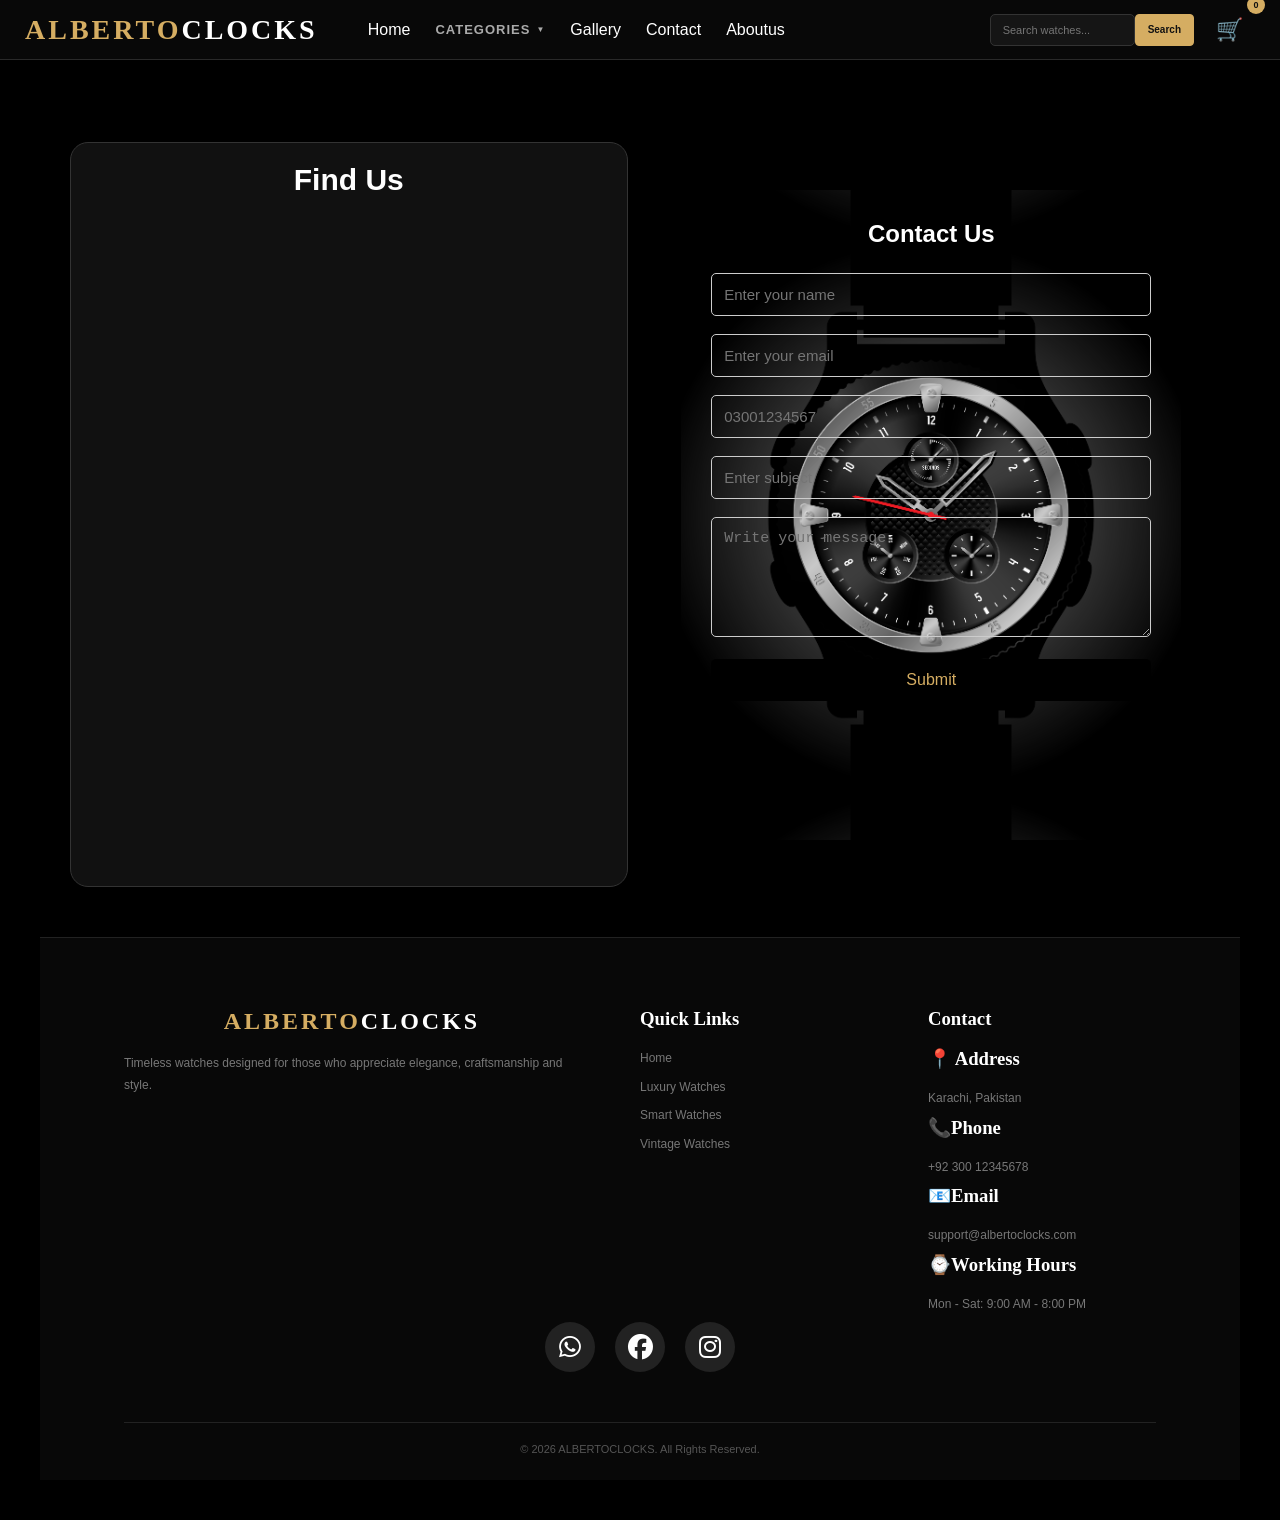
<file: contact-us.html>
<!DOCTYPE html>
<html lang="en">

<head>
    <meta charset="UTF-8">
    <meta name="viewport" content="width=device-width, initial-scale=1.0">

    <title>Contact Form</title>
    <link rel="stylesheet" href="style.css">
    <link rel="stylesheet" href="https://cdnjs.cloudflare.com/ajax/libs/font-awesome/6.5.2/css/all.min.css">

    <style>
        * {
            box-sizing: border-box;
        }

        body {
            font-family: Arial, sans-serif;
            background-color: rgb(0, 0, 0);
            margin: 0;
            padding: 40px;
        }

        .form-container {
            height: 650px;
            width: 100%;
            border-radius: 18px;
            overflow: hidden;

            position: relative;


            background-size: cover;
            background-position: center;
            max-width: 500px;
            margin: auto;
            background: url(186.jpg);
            background-position: center;
            background-size: 110%;
            padding: 30px;
            border-radius: 10px;
            box-shadow: 0 5px 20px rgba(0, 0, 0, 0.1);
        }

        h2 {
            text-align: center;
            margin-bottom: 25px;
        }

        .form-group {
            margin-bottom: 18px;
            background: none;
        }

        label {
            display: block;
            margin-bottom: 7px;
            font-weight: bold;

        }

        input,
        textarea {
            width: 100%;
            padding: 12px;
            border: 1px solid #ccc;
            border-radius: 5px;
            font-size: 15px;
            background: none;
            color: white;
        }

        input:focus,
        textarea:focus {
            outline: none;
            border-color: #007bff;
        }

        textarea {
            height: 120px;
            resize: vertical;
        }

        .error {
            color: red;
            font-size: 13px;
            display: block;
            margin-top: 5px;
        }

        button {
            width: 100%;
            padding: 12px;
            border: none;
            border-radius: 5px;
            background-color: black;
            color: #d5ad62;
            font-size: 16px;
            cursor: pointer;
        }


        .success {
            color: green;
            text-align: center;
            margin-top: 15px;
        }
    </style>
</head>

<body>
    <header class="navbar">

        <a href="#home" class="logo">
            ALBERTO<span style="color: white;">CLOCKS</span>
        </a>
        


       <nav class="nav-menu" id="navMenu">
            <a href="index.html">Home</a>
            <div class="dropdown">
                <button class="dropbtn" onclick="toggleDropdown()">
                    CATEGORIES <span>▼</span>
                </button>

                <div class="dropdown-content" id="categoryDropdown">
                    <a href="luxury.html">LUXURY</a>
                    <a href="vintage.html">VINTAGE</a>
                    <a href="smart.html">SMART WATCHES</a>
                </div>
            </div>

            <a href="gallery 2.html">Gallery</a>
            <a href="contact-us.html">Contact</a>
            <a href="aboutus.html">Aboutus</a>

        </nav>

        <div class="nav-right">

            <div class="search-box">
                <input type="text" id="searchInput" placeholder="Search watches...">
                <button id="searchBtn">Search</button>
            </div>

            <button class="cart-icon" id="cartIcon">
                🛒
                <span id="cartCount">0</span>
            </button>

        </div>
<button class="hamburger" id="hamburger">
    ☰
</button>

    </header>




    <div>
        <button class="btn prev" id="prevBtn">

        </button>

        <button class="btn next" id="nextBtn">

        </button>
    </div>
    </header>

    <section class="contact-section">

        <!-- LEFT SIDE MAP -->
        <div class="map-box">

            <h2>Find Us</h2>

            <iframe src="https://www.google.com/maps?q=LuckyOne%20Mall%20Karachi&output=embed" loading="lazy"
                allowfullscreen>
            </iframe>

        </div>

        <div class="form-container">

            <h2>Contact Us</h2>

            <form id="contactForm">

                <!-- Name -->
                <div class="form-group">
                    <label for="name"></label>

                    <input type="text" id="name" placeholder="Enter your name">

                    <span class="error" id="nameError"></span>
                </div>


                <!-- Email -->
                <div class="form-group">
                    <label for="email"></label>

                    <input type="text" id="email" placeholder="Enter your email">

                    <span class="error" id="emailError"></span>
                </div>


                <!-- Phone -->
                <div class="form-group">
                    <label for="phone"></label>

                    <input type="text" id="phone" placeholder="03001234567">

                    <span class="error" id="phoneError"></span>
                </div>


                <!-- Subject -->
                <div class="form-group">
                    <label for="subject"></label>

                    <input type="text" id="subject" placeholder="Enter subject">

                    <span class="error" id="subjectError"></span>
                </div>


                <!-- Message -->
                <div class="form-group">
                    <label for="message"></label>

                    <textarea id="message" placeholder="Write your message"></textarea>

                    <span class="error" id="messageError"></span>
                </div>


                <button type="submit">
                    Submit
                </button>

                <div class="success" id="successMessage"></div>

            </form>



    </section>


    <script>

        const form = document.getElementById("contactForm");


        form.addEventListener("submit", function (event) {

            event.preventDefault();


            // Get values
            const name = document.getElementById("name").value.trim();
            const email = document.getElementById("email").value.trim();
            const phone = document.getElementById("phone").value.trim();
            const subject = document.getElementById("subject").value.trim();
            const message = document.getElementById("message").value.trim();


            // Error elements
            const nameError = document.getElementById("nameError");
            const emailError = document.getElementById("emailError");
            const phoneError = document.getElementById("phoneError");
            const subjectError = document.getElementById("subjectError");
            const messageError = document.getElementById("messageError");
            const successMessage = document.getElementById("successMessage");


            // Clear previous errors
            nameError.textContent = "";
            emailError.textContent = "";
            phoneError.textContent = "";
            subjectError.textContent = "";
            messageError.textContent = "";
            successMessage.textContent = "";


            let isValid = true;


            // =====================
            // NAME VALIDATION
            // =====================

            const namePattern = /^[A-Za-z\s]+$/;

            if (name === "") {

                nameError.textContent = "Name is required.";
                isValid = false;

            }
            else if (name.length < 3) {

                nameError.textContent = "Name must be at least 3 characters.";
                isValid = false;

            }
            else if (!namePattern.test(name)) {

                nameError.textContent = "Name can contain only letters.";
                isValid = false;

            }


            // =====================
            // EMAIL VALIDATION
            // =====================

            const emailPattern = /^[^\s@]+@[^\s@]+\.[^\s@]+$/;

            if (email === "") {

                emailError.textContent = "Email is required.";
                isValid = false;

            }
            else if (!emailPattern.test(email)) {

                emailError.textContent = "Please enter a valid email.";
                isValid = false;

            }


            // =====================
            // PHONE VALIDATION
            // =====================

            const phonePattern = /^03[0-9]{9}$/;

            if (phone === "") {

                phoneError.textContent = "Phone number is required.";
                isValid = false;

            }
            else if (!phonePattern.test(phone)) {

                phoneError.textContent =
                    "Enter a valid Pakistani number (03001234567).";

                isValid = false;

            }


            // =====================
            // SUBJECT VALIDATION
            // =====================

            if (subject === "") {

                subjectError.textContent = "Subject is required.";
                isValid = false;

            }
            else if (subject.length < 5) {

                subjectError.textContent =
                    "Subject must be at least 5 characters.";

                isValid = false;

            }


            // =====================
            // MESSAGE VALIDATION
            // =====================

            if (message === "") {

                messageError.textContent = "Message is required.";
                isValid = false;

            }
            else if (message.length < 10) {

                messageError.textContent =
                    "Message must be at least 10 characters.";

                isValid = false;

            }


            // =====================
            // FINAL RESULT
            // =====================

            if (isValid) {

                successMessage.textContent =
                    "✓ Form submitted successfully!";

                form.reset();

            }

        });

    </script>
    <div class="cart-panel" id="cartPanel">

        <div class="cart-header">

            <h2>Your Cart</h2>

            <button id="closeCart">
                ×
            </button>

        </div>


        <div class="cart-items" id="cartItems">

            <p class="empty-cart">
                Your cart is empty.
            </p>

        </div>


        <div class="cart-footer">

            <div class="cart-total">

                <span>Total:</span>

                <strong id="cartTotal">
                    $0.00
                </strong>

            </div>

            <button class="checkout-btn" id="checkoutBtn">
                Checkout
            </button>

        </div>

    </div>


    <!-- =====================================================
     FOOTER
===================================================== -->

    <footer id="footer">

        <div class="footer-container">

            <div class="footer-column">

                <h2>ALBERTO<span style="color: white;">CLOCKS</span></h2>

                <p>
                    Timeless watches designed for those who
                    appreciate elegance, craftsmanship and style.
                </p>

            </div>


            <div class="footer-column">

                <h3>Quick Links</h3>

                <a href="index.html">Home</a>
                <a href="luxury.html">Luxury Watches</a>
                <a href="smart.html">Smart Watches</a>
                <a href="vintage.html">Vintage Watches</a>

            </div>


            <div class="footer-column">

                <h3>Contact</h3>
                <h3>📍 Address</h3>
                <p>Karachi, Pakistan</p>
                <h3>📞Phone</h3>
                <p>+92 300 12345678</p>
                <h3>📧Email</h3>
                <p>support@albertoclocks.com</p>
                <h3>⌚Working Hours</h3>
                <p>Mon - Sat: 9:00 AM - 8:00 PM</p>


            </div>

        </div>

        <div class="social-icons">

            <a href="https://wa.me/923001234567" target="_blank">
                <i class="fa-brands fa-whatsapp"></i>
            </a>

            <a href="https://www.facebook.com/" target="_blank">
                <i class="fa-brands fa-facebook"></i>
            </a>

            <a href="https://www.instagram.com/" target="_blank">
                <i class="fa-brands fa-instagram"></i>
            </a>

        </div>
        <div class="footer-bottom">

            <p>
                © 2026 ALBERTOCLOCKS. All Rights Reserved.
            </p>

        </div>
        <div>



            <script src="script.js"></script>

</body>

</html>
</file>
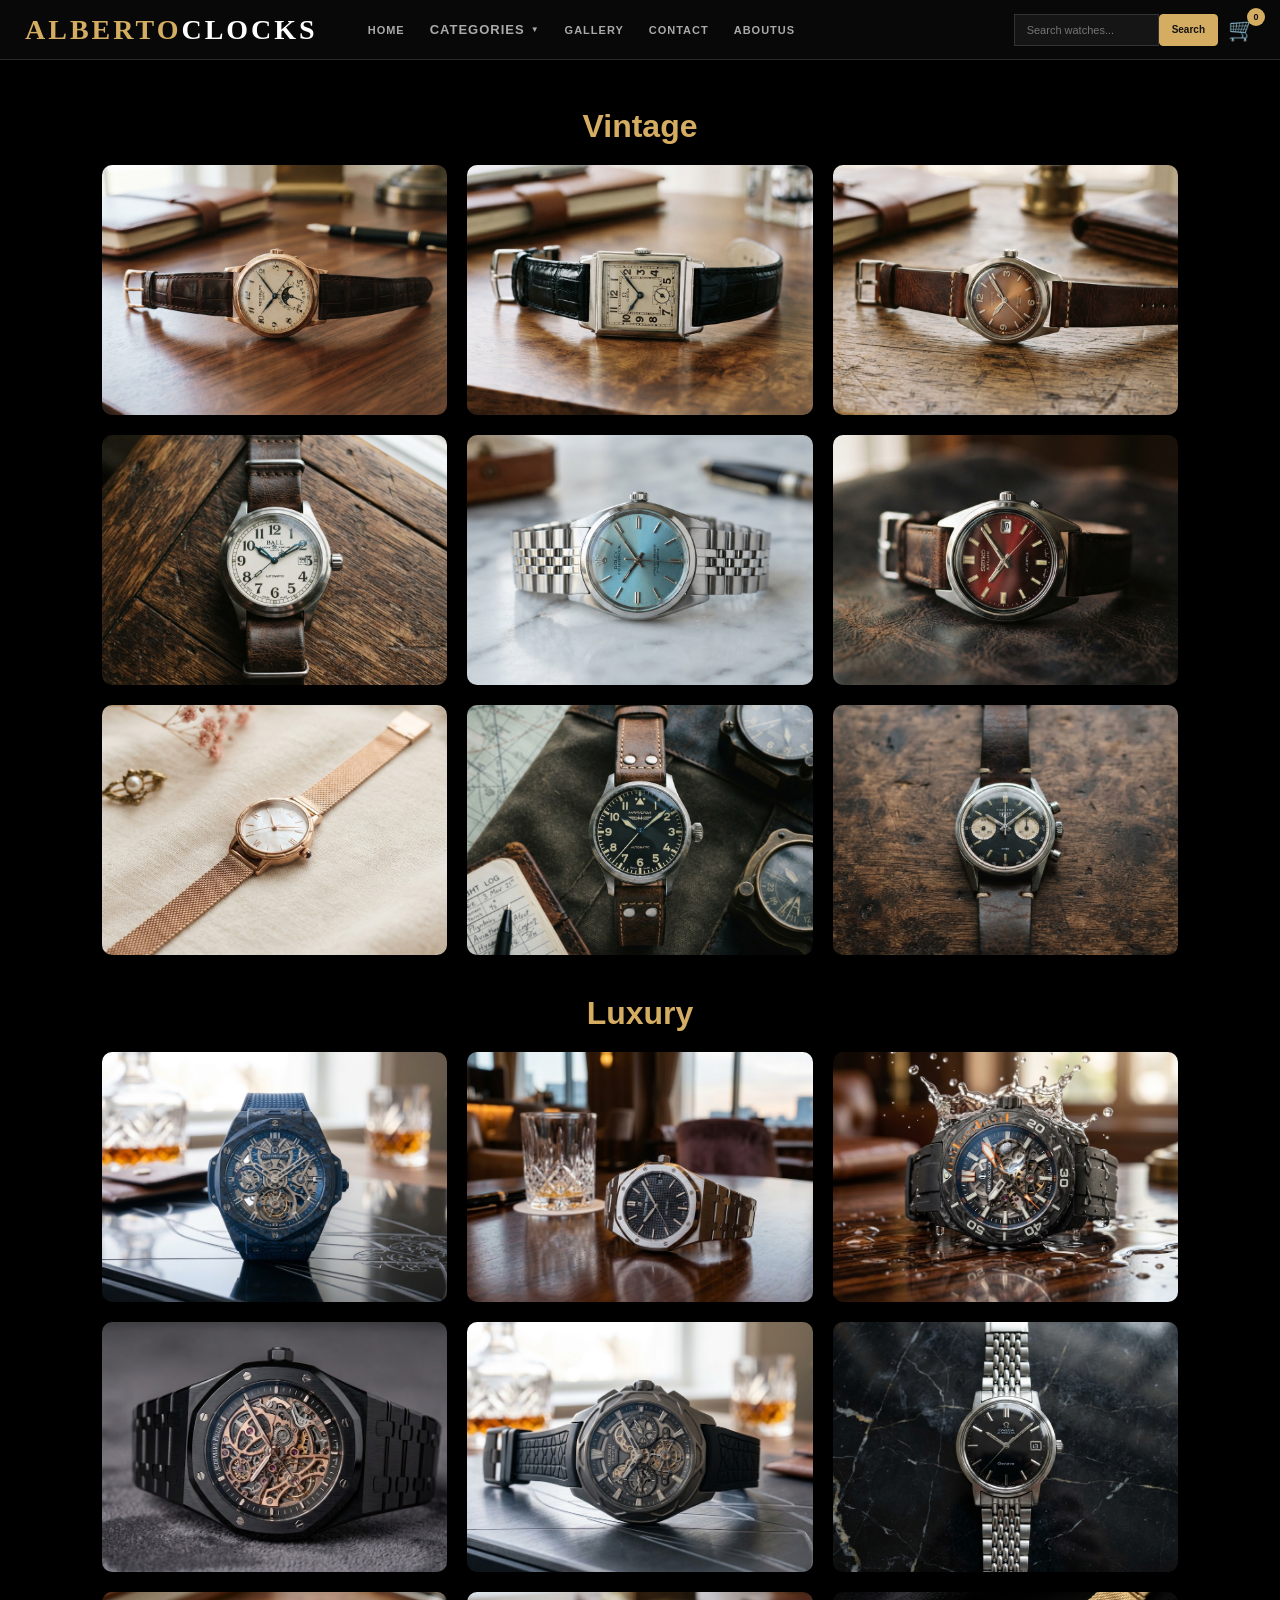
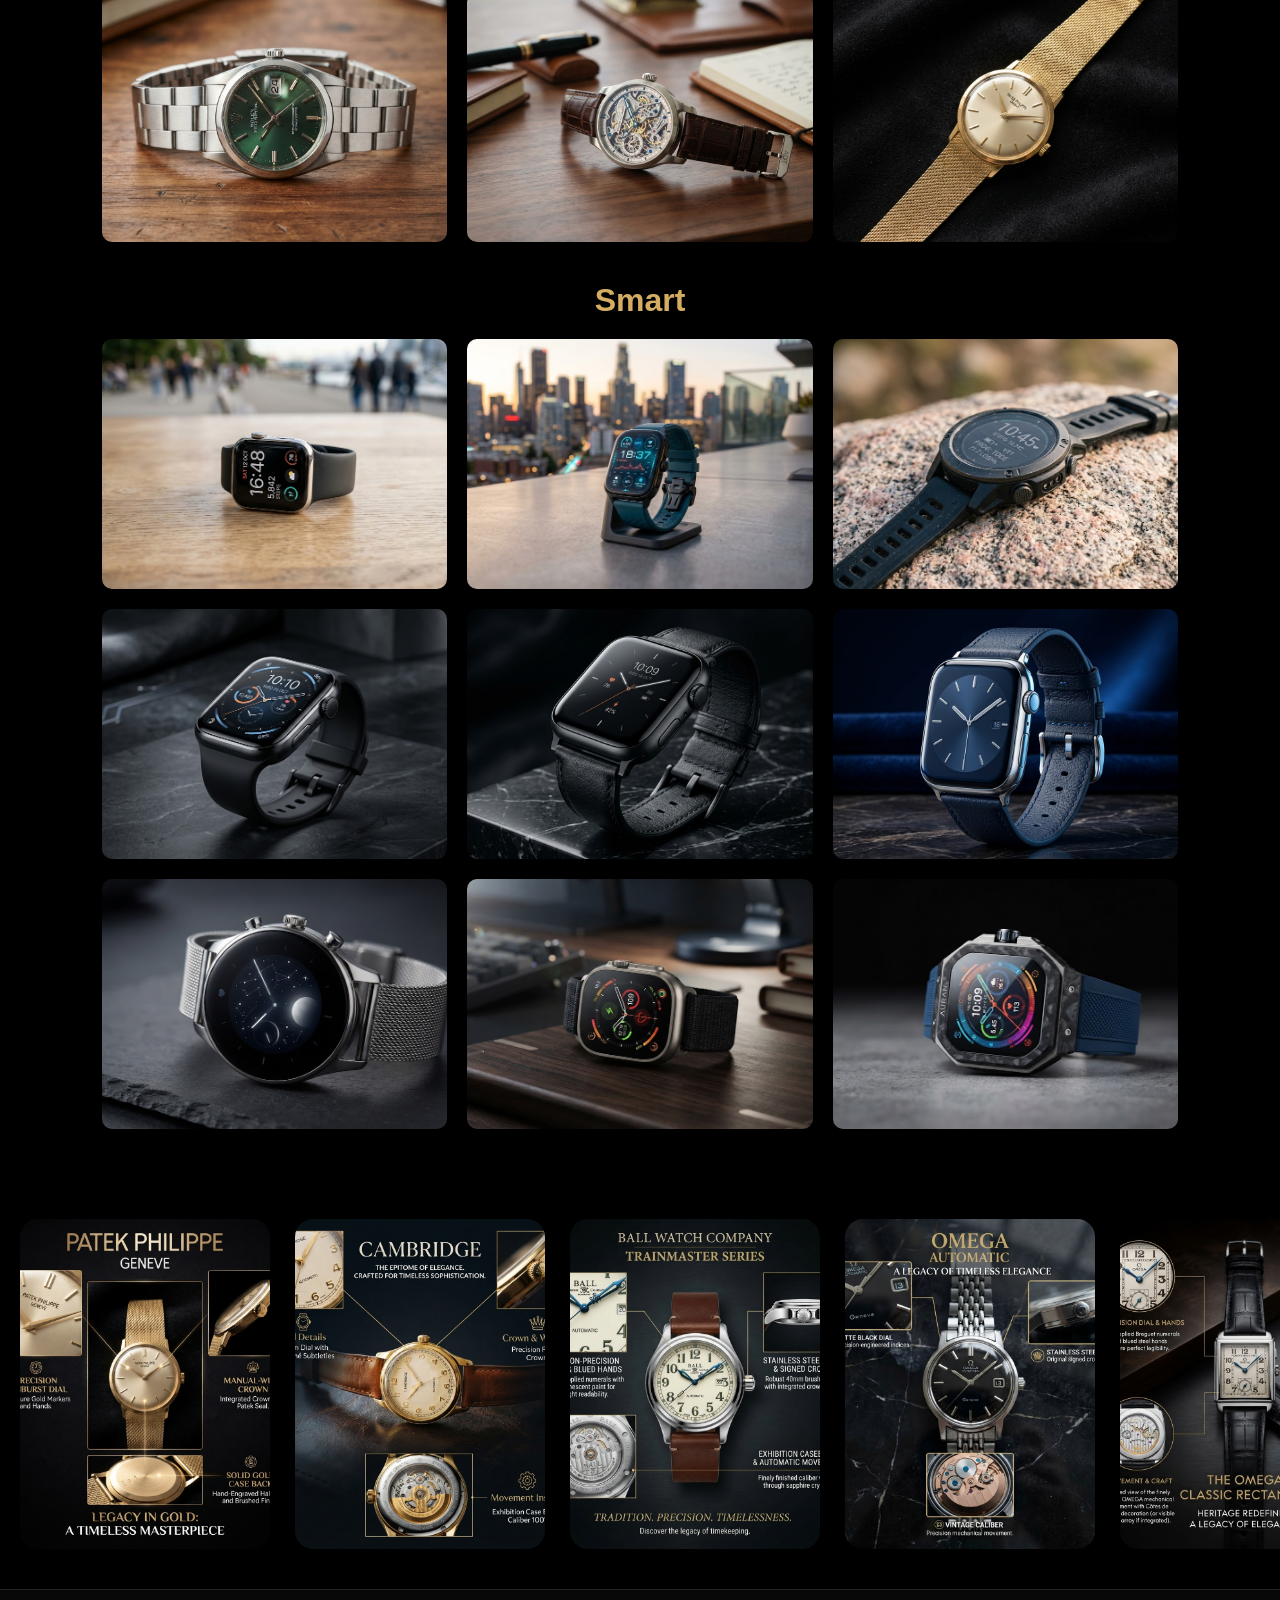
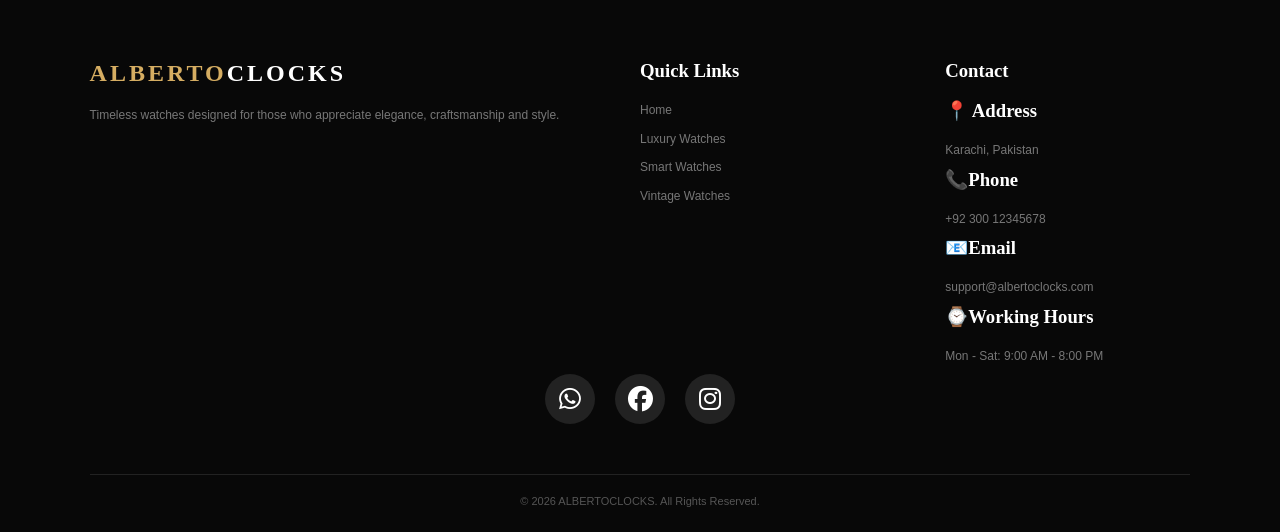
<file: gallery 2.html>
<!DOCTYPE html>
<html lang="en">

<head>
    <meta charset="UTF-8">
    <meta name="viewport" content="width=device-width, initial-scale=1.0">
    <title>Document</title>
    <link rel="stylesheet" href="style.css">
    <link rel="stylesheet" href="https://cdnjs.cloudflare.com/ajax/libs/font-awesome/6.5.2/css/all.min.css">
    <style>
        body {
            font-family: "Montserrat", sans-serif;
            background: #0a0a0a;
            color: #ffffff;
            overflow-x: hidden;
        }
    </style>
</head>

<body>
    <header class="navbar">

        <a href="#home" class="logo">
            ALBERTO<span style="color: white;">CLOCKS</span>
        </a>

        <nav class="nav-links">
            <a href="index.html">Home</a>
            <div class="dropdown">
                <button class="dropbtn" onclick="toggleDropdown()">
                    CATEGORIES <span>▼</span>
                </button>

                <div class="dropdown-content" id="categoryDropdown">
                    <a href="luxury.html">LUXURY</a>
                    <a href="vintage.html">VINTAGE</a>
                    <a href="smart.html">SMART WATCHES</a>
                </div>
            </div>
            <a href="gallery 2.html">Gallery</a>
            <a href="contact-us.html">Contact</a>
            <a href="aboutus.html">Aboutus</a>


        </nav>
        <div class="nav-right">

            <div class="search-box">
                <input type="text" id="searchInput" placeholder="Search watches...">
                <button id="searchBtn">Search</button>
            </div>

            <button class="cart-icon" id="cartIcon">
                🛒
                <span id="cartCount">0</span>
            </button>
        </div>
        <button class="menu-btn" id="menuBtn">
            ☰
        </button>

    </header>
    <div>
        <button class="btn prev" id="prevBtn">

        </button>

        <button class="btn next" id="nextBtn">

        </button>
    </div>

    <section class="gallery">
        <div id="popup" class="popup">
            <span onclick="closePopup()">&times;</span>
            <img id="popupImage">
        </div>
        <script>
            function openPopup(src) {
                document.getElementById("popupImage").src = src;
                document.getElementById("popup").style.display = "flex";
            }

            function closePopup() {
                document.getElementById("popup").style.display = "none";
            }
        </script>



        <h2>Vintage</h2>
        <div class="gallery-container">
            <img src="vintage.jpeg" onclick="openPopup(this.src)">
            <img src="vintage2.jpeg" onclick="openPopup(this.src)">
            <img src="vintage3.jpeg" onclick="openPopup(this.src)">
            <img src="vintage4.jpeg" onclick="openPopup(this.src)">
            <img src="vintage5.jpeg" onclick="openPopup(this.src)">
            <img src="vintage6.jpeg" onclick="openPopup(this.src)">
            <img src="vintage7.jpeg" onclick="openPopup(this.src)">
            <img src="vintage8.jpeg" onclick="openPopup(this.src)">
            <img src="vintage9.jpeg" onclick="openPopup(this.src)">
        </div>


        <h2>Luxury</h2>
        <div class="gallery-container">
            <img src="luxary watch 2.jfif" onclick="openPopup(this.src)">
            <img src="luxary watch 3.jfif" onclick="openPopup(this.src)">
            <img src="luxary watch 4.jfif" onclick="openPopup(this.src)">
            <img src="luxary watch 5.jfif" onclick="openPopup(this.src)">
            <img src="luxary watch 6.jfif" onclick="openPopup(this.src)">
            <img src="luxary watch 7.jpeg" onclick="openPopup(this.src)">
            <img src="luxary watch 8.jpeg" onclick="openPopup(this.src)">
            <img src="luxary watch 10.jpeg" onclick="openPopup(this.src)">
            <img src="luxary watch 9.jpeg" onclick="openPopup(this.src)">
        </div>
        <h2>Smart</h2>

        <div class="gallery-container">
            <img src="smart watch 1.jfif" onclick="openPopup(this.src)">
            <img src="smart watch 2.jfif" onclick="openPopup(this.src)">
            <img src="smart watch 3.jfif" onclick="openPopup(this.src)">
            <img src="smart watch 4.jfif" onclick="openPopup(this.src)">
            <img src="smart watch 5.jfif" onclick="openPopup(this.src)">
            <img src="smart watch 6.jfif" onclick="openPopup(this.src)">
            <img src="smart watch 7.jfif" onclick="openPopup(this.src)">
            <img src="smart watch 8.jfif" onclick="openPopup(this.src)">
            <img src="smart watch 9.jfif" onclick="openPopup(this.src)">
        </div>
    </section>
    <section class="detail-gallery">
        <div class="detail-row">

            <div class="detail-img">
                <img src="detail1.jpeg" alt="Watch">
            </div>

            <div class="detail-img">
                <img src="detail2.jpeg" alt="Watch">
            </div>

            <div class="detail-img">
                <img src="detail3.jpeg" alt="Watch">
            </div>

            <div class="detail-img">
                <img src="detail4.jpeg" alt="Watch">
            </div>

            <div class="detail-img">
                <img src="detail5.jpeg" alt="Watch">
            </div>

            <div class="detail-img">
                <img src="detail6.jpeg" alt="Watch">
            </div>

        </div>
    </section>
    <div class="cart-panel" id="cartPanel">

        <div class="cart-header">

            <h2>Your Cart</h2>

            <button id="closeCart">
                ×
            </button>

        </div>


        <div class="cart-items" id="cartItems">

            <p class="empty-cart">
                Your cart is empty.
            </p>

        </div>


        <div class="cart-footer">

            <div class="cart-total">

                <span>Total:</span>

                <strong id="cartTotal">
                    $0.00
                </strong>

            </div>

            <button class="checkout-btn" id="checkoutBtn">
                Checkout
            </button>

        </div>

    </div>


    <!-- =====================================================
     FOOTER
===================================================== -->

    <footer id="footer">

        <div class="footer-container">

            <div class="footer-column">

                <h2>ALBERTO<span style="color: white;">CLOCKS</span></h2>

                <p>
                    Timeless watches designed for those who
                    appreciate elegance, craftsmanship and style.
                </p>

            </div>


            <div class="footer-column">

                <h3>Quick Links</h3>

                <a href="index.html">Home</a>
                <a href="luxury.html">Luxury Watches</a>
                <a href="smart.html">Smart Watches</a>
                <a href="vintage.html">Vintage Watches</a>

            </div>


            <div class="footer-column">

                <h3>Contact</h3>
                <h3>📍 Address</h3>
                <p>Karachi, Pakistan</p>
                <h3>📞Phone</h3>
                <p>+92 300 12345678</p>
                <h3>📧Email</h3>
                <p>support@albertoclocks.com</p>
                <h3>⌚Working Hours</h3>
                <p>Mon - Sat: 9:00 AM - 8:00 PM</p>


            </div>

        </div>

        <div class="social-icons">

            <a href="https://wa.me/923001234567" target="_blank">
                <i class="fa-brands fa-whatsapp"></i>
            </a>

            <a href="https://www.facebook.com/" target="_blank">
                <i class="fa-brands fa-facebook"></i>
            </a>

            <a href="https://www.instagram.com/" target="_blank">
                <i class="fa-brands fa-instagram"></i>
            </a>

        </div>
        <div class="footer-bottom">

            <p>
                © 2026 ALBERTOCLOCKS. All Rights Reserved.
            </p>

        </div>
        <div>



            <script src="script.js"></script>
</body>

</html>
</file>
<file: style.css>
/* =====================================================
   RESET
===================================================== */

* {
    margin: 0;
    padding: 0;
    box-sizing: border-box;
}

html {
    scroll-behavior: smooth;
}

body {
    background: #090909;
    color: #ffffff;
    font-family: "Inter", sans-serif;
}

button,
input {
    font-family: inherit;
}


/* =====================================================
   NAVBAR
===================================================== */


/* DROPDOWN */
.dropdown {
    position: relative;
}

/* CATEGORY BUTTON */
.dropbtn {
    background: none;
    border: none;
    color: #bdbdbd;

    font-size: 13px;
    font-weight: bold;
    letter-spacing: 1px;

    cursor: pointer;
    height: 60px;

    display: flex;
    align-items: center;
    gap: 6px;
    padding: 0;
}

.dropbtn:hover {
    color: white;
}

.dropbtn span {
    font-size: 8px;
}

/* DROPDOWN BOX */
.dropdown-content {
    display: none;

    position: absolute;
    top: 60px;
    left: 50%;
    transform: translateX(-50%);

    min-width: 170px;
    background: #111;

    border: 1px solid #333;
    border-radius: 5px;

    box-shadow: 0 8px 20px rgba(0, 0, 0, 0.5);

    z-index: 999;
}

/* DROPDOWN LINKS */
.dropdown-content a {
    height: auto;
    display: block;

    padding: 13px 18px;

    color: #bbb;
    font-size: 12px;
    letter-spacing: 1px;
}

.dropdown-content a:hover {
    background: #222;
    color: white;
}

/* SHOW DROPDOWN */
.dropdown-content.show {
    display: block;
}

.navbar {
    position: fixed;
    top: 0;
    left: 0;

    width: 100%;
    height: 80px;

    padding: 0 45px;

    display: flex;
    align-items: center;
    justify-content: space-between;
    background: rgba(8, 8, 8, 0.92);
    border-bottom: 1px solid #292929;
    gap: 5px;
    backdrop-filter: blur(10px);

    z-index: 5000;
}


.logo {
    color: #d5ad62;
    text-decoration: none;
    font-family: "Playfair Display", serif;
    font-size: 28px;
    font-weight: 700;
    letter-spacing: 3px;
}

.nav-links {
    display: flex;
    gap: 20px;
}

.nav-links a {
    color: #aaa;
    text-decoration: none;

    font-size: 11px;
    font-weight: 600;
    letter-spacing: 1px;
    text-transform: uppercase;

    transition: 0.3s;
}

.nav-links a:hover {
    color: #d5ad62;
}

.nav-right {
    display: flex;
    align-items: center;
    gap: 15px;
    list-style: none;
}

.search-box {
    display: flex;
}

.search-box input {
    width: 145px;

    padding: 9px 12px;

    background: #151515;
    border: 1px solid #333;

    color: white;
    outline: none;

    font-size: 11px;
}

.search-box input:focus {
    border-color: #d5ad62;
}

.search-box button {
    padding: 9px 12px;

    background: #d5ad62;
    border: 1px solid #d5ad62;

    color: #111;

    font-size: 10px;
    font-weight: 700;

    cursor: pointer;
    border-radius: 4px;
}

.cart-icon {

    position: sticky;

    background: transparent;
    border: none;

    color: #d5ad62;

    font-size: 22px;

    cursor: pointer;

}

#cartCount {
    position: absolute;

    top: -9px;
    right: -10px;

    min-width: 18px;
    height: 18px;

    padding: 2px;

    display: flex;
    align-items: center;
    justify-content: center;

    background: #d5ad62;
    color: #111;

    border-radius: 50%;

    font-size: 9px;
    font-weight: 700;
}

.menu-btn {
    display: none;

    background: none;
    border: none;

    color: #d5ad62;

    font-size: 25px;

    cursor: pointer;
}


/* =====================================================
   HERO
===================================================== */

.hero {
    position: relative;

    height: 100vh;
    min-height: 650px;

    overflow: hidden;
}

.hero-slide {
    position: absolute;

    inset: 0;

    opacity: 0;
    visibility: hidden;

    transition:
        opacity 1s ease,
        visibility 1s ease;
}

.hero-slide.active {
    opacity: 1;
    visibility: visible;
}

.hero-slide img {
    width: 100%;
    height: 100%;

    object-fit: cover;
}

.hero-overlay {
    position: absolute;

    inset: 0;

    background:
        linear-gradient(90deg,
            rgba(0, 0, 0, 0.85),
            rgba(0, 0, 0, 0.35),
            rgba(0, 0, 0, 0.65));
}

.hero-content {
    position: absolute;

    top: 50%;
    left: 9%;

    max-width: 600px;

    transform: translateY(-50%);
}

.hero-content>p:first-child {
    color: #d5ad62;

    font-size: 11px;
    font-weight: 700;

    letter-spacing: 4px;

    margin-bottom: 18px;
}

.hero-content h1 {
    font-family: "Playfair Display", serif;

    font-size: clamp(50px, 7vw, 90px);
    line-height: 1.05;

    margin-bottom: 25px;
}

.hero-content h1 span {
    color: #d5ad62;
}

.gold-line {
    width: 60px;
    height: 2px;

    background: #d5ad62;

    margin-bottom: 25px;
}

.hero-description {
    color: #aaa;

    font-size: 14px;
    line-height: 1.8;

    max-width: 470px;

    margin-bottom: 30px;
}

.hero-btn,
.outline-btn {
    display: inline-block;

    padding: 13px 25px;

    border: 1px solid #d5ad62;

    color: #d5ad62;

    text-decoration: none;

    font-size: 10px;
    font-weight: 700;

    letter-spacing: 1px;
    text-transform: uppercase;

    transition: 0.3s;

    border-radius: 5px;
}

.hero-btn:hover,
.outline-btn:hover {
    background: #d5ad62;
    color: #111;
}

.slider-btn {
    position: absolute;

    top: 50%;

    width: 45px;
    height: 45px;

    transform: translateY(-50%);

    background: rgba(0, 0, 0, 0.45);

    border: 1px solid #555;

    color: #d5ad62;

    cursor: pointer;

    z-index: 5;

    transition: 0.3s;
}

.slider-btn:hover {
    background: #d5ad62;
    color: #080808;
}

.prev {
    left: 30px;
}

.next {
    right: 30px;
}

.slider-dots {
    position: absolute;

    bottom: 35px;
    left: 50%;

    transform: translateX(-50%);

    display: flex;
    gap: 10px;

    z-index: 5;
}

.dot {
    width: 30px;
    height: 2px;

    background: #666;

    cursor: pointer;

    transition: 0.3s;
}

.dot.active {
    background: #d5ad62;
}


/* =====================================================
   SHOWCASE
===================================================== */

.showcase-section {
    padding: 130px 7%;

    background: #0c0c0c;

    overflow: hidden;
}

.smart-showcase {
    background: #121212;
}

.showcase-container {
    max-width: 1250px;

    margin: auto;

    display: grid;

    grid-template-columns: 1.1fr 0.9fr;

    align-items: center;

    gap: 80px;
}

.showcase-container.reverse .showcase-image {
    order: 2;
}

.showcase-container.reverse .showcase-text {
    order: 1;
}

.showcase-image {
    position: relative;

    height: 570px;

    overflow: hidden;

    transform: translateX(-120px);

    opacity: 0;

    transition:
        transform 1s ease,
        opacity 1s ease;

    border-radius: 8px;
}

.showcase-text {
    transform: translateX(120px);

    opacity: 0;

    transition:
        transform 1s ease,
        opacity 1s ease;
}

.showcase-container.reverse .showcase-text {
    transform: translateX(-120px);
}

.showcase-container.show .showcase-image,
.showcase-container.show .showcase-text {
    transform: translateX(0);
    opacity: 1;
}

.showcase-image img {
    width: 100%;
    height: 100%;

    object-fit: cover;

    transition: transform 0.6s ease;
}

.showcase-image:hover img {
    transform: scale(1.05);
}

.image-label {
    position: absolute;

    bottom: 25px;
    left: 25px;

    background: #d5ad62;
    color: #111;

    padding: 10px 18px;

    font-size: 10px;
    font-weight: 700;

    letter-spacing: 2px;
    border-radius: 5px;
}

.section-tag {
    color: #d5ad62;

    font-size: 11px;
    font-weight: 700;

    letter-spacing: 4px;

    margin-bottom: 18px;
}

.showcase-text h2 {
    font-family: "Playfair Display", serif;

    font-size: clamp(40px, 5vw, 65px);

    line-height: 1.1;

    margin-bottom: 25px;
}

.showcase-text h2 span {
    color: #d5ad62;
}

.showcase-text p:not(.section-tag) {
    color: #999;

    font-size: 14px;
    line-height: 1.9;

    margin-bottom: 18px;
}

.showcase-text .outline-btn {
    margin-top: 15px;
}


/* =====================================================
   PRODUCTS
===================================================== */

.products-section {
    padding: 110px 7%;

    background: #090909;
}

.smart-section {
    background: #111111;
}

.vintage-section {
    background: #0d0d0d;
}

.section-heading {
    max-width: 650px;

    margin: 0 auto 60px;

    text-align: center;
}

.section-heading>p {
    color: #d5ad62;

    font-size: 11px;
    font-weight: 700;

    letter-spacing: 4px;

    margin-bottom: 15px;
}

.section-heading h2 {
    font-family: "Playfair Display", serif;

    font-size: clamp(40px, 5vw, 60px);

    margin-bottom: 18px;
}

.section-heading h2 span {
    color: #888;
}

.heading-line {
    width: 55px;
    height: 2px;

    background: #d5ad62;

    margin: 0 auto 20px;
}

.section-heading>span {
    color: #888;

    font-size: 13px;
}

.product-grid {
    max-width: 1250px;

    margin: auto;

    display: grid;

    grid-template-columns: repeat(4, 1fr);

    gap: 25px;
}

.product-card {
    background: #161616;

    border: 1px solid #292929;

    border-radius: 9px;

    overflow: hidden;

    transition:
        transform 0.4s ease,
        border 0.4s ease,
        box-shadow 0.4s ease;
}

.product-card:hover {
    transform: translateY(-9px);

    border-color: #d5ad62;

    box-shadow:
        0 15px 40px rgba(0, 0, 0, 0.5);
}

.product-image {
    position: relative;

    height: 330px;

    overflow: hidden;

    background: #222;
}

.product-image img {
    width: 100%;
    height: 100%;

    object-fit: cover;

    transition: transform 0.6s ease;
}

.product-card:hover .product-image img {
    transform: scale(1.08);
}

.badge {
    position: absolute;

    top: 15px;
    left: 15px;

    z-index: 2;

    padding: 7px 12px;

    background: #d5ad62;
    color: #111;

    font-size: 9px;
    font-weight: 700;

    letter-spacing: 1px;

    text-transform: uppercase;

    border-radius: 5px;
}

.smart-badge {
    background: #eeeeee;
}

.product-info {
    padding: 23px;
}

.product-info>p {
    color: #d5ad62;

    font-size: 9px;
    font-weight: 700;

    letter-spacing: 1px;

    text-transform: uppercase;

    margin-bottom: 9px;
}

.product-info h3 {
    font-family: "Playfair Display", serif;

    font-size: 24px;

    margin-bottom: 9px;
}

.product-info>span {
    display: block;

    color: #888;

    font-size: 11px;

    line-height: 1.7;

    min-height: 38px;

    margin-bottom: 20px;
}

.product-bottom {
    display: flex;

    align-items: center;

    justify-content: space-between;

    gap: 10px;
}

.product-bottom strong {
    font-size: 17px;
}

.product-buttons {
    display: flex;

    align-items: center;

    gap: 7px;


}

.view-btn,
.add-to-cart {
    padding: 9px 12px;

    font-size: 9px;
    font-weight: 700;

    letter-spacing: 0.8px;

    cursor: pointer;

    transition: 0.3s;

    border-radius: 5px;
}

.view-btn {
    background: transparent;

    border: 1px solid #555;

    color: white;
}

.view-btn:hover {
    background: #333;

    border-color: #d5ad62;

    color: #d5ad62;
}

.add-to-cart {
    background: transparent;

    border: 1px solid #d5ad62;

    color: #d5ad62;
}

.add-to-cart:hover,
.add-to-cart.added {
    background: #d5ad62;

    color: #111;

    transform: translateY(-2px);
}


/* =====================================================
   CART
===================================================== */

.cart-panel {
    position: fixed;

    top: 0;
    right: -420px;

    width: 400px;
    max-width: 90%;

    height: 100vh;

    background: #111;

    border-left: 1px solid #333;

    z-index: 9999;

    display: flex;
    flex-direction: column;

    transition: right 0.4s ease;
}

.cart-panel.active {
    right: 0;
}

.cart-header {
    display: flex;

    align-items: center;

    justify-content: space-between;

    padding: 25px;

    border-bottom: 1px solid #292929;
}

.cart-header h2 {
    font-family: "Playfair Display", serif;
}

#closeCart {
    background: none;

    border: none;

    color: #d5ad62;

    font-size: 30px;

    cursor: pointer;
}

.cart-items {
    flex: 1;

    overflow-y: auto;

    padding: 20px;
}

.empty-cart {
    color: #888;

    text-align: center;

    margin-top: 50px;
}

.cart-item {
    display: flex;

    align-items: center;

    justify-content: space-between;

    gap: 15px;

    padding: 15px 0;

    border-bottom: 1px solid #292929;
}

.cart-item-info h3 {
    color: white;

    font-family: "Playfair Display", serif;

    font-size: 17px;

    margin-bottom: 5px;
}

.cart-item-info p {
    color: #d5ad62;

    font-size: 12px;
}

.quantity-controls {
    display: flex;

    align-items: center;

    gap: 8px;

    margin-top: 8px;
}

.quantity-controls button {
    width: 22px;
    height: 22px;

    background: transparent;

    border: 1px solid #555;

    color: #d5ad62;

    cursor: pointer;
}

.quantity-controls span {
    color: white;

    font-size: 11px;
}

.remove-item {
    background: transparent;

    border: none;

    color: #888;

    cursor: pointer;

    font-size: 10px;
}

.remove-item:hover {
    color: #d5ad62;
}

.cart-footer {
    padding: 25px;

    border-top: 1px solid #292929;
}

.cart-total {
    display: flex;

    justify-content: space-between;

    color: white;

    margin-bottom: 20px;
}

.cart-total strong {
    color: #d5ad62;
}

.checkout-btn {
    width: 100%;

    padding: 14px;

    background: #d5ad62;

    border: 1px solid #d5ad62;

    color: #111;

    font-weight: 700;

    letter-spacing: 1px;

    cursor: pointer;

    transition: 0.3s;
}

.checkout-btn:hover {
    background: transparent;

    color: #d5ad62;
}


/* =====================================================
   FOOTER
===================================================== */

footer {
    padding: 70px 7% 25px;

    background: #080808;

    border-top: 1px solid #222;
}

.footer-container {
    max-width: 1250px;

    margin: auto;

    display: grid;

    grid-template-columns: 2fr 1fr 1fr;

    gap: 60px;
}

.footer-column h2 {
    color: #d5ad62;

    font-family: "Playfair Display", serif;

    letter-spacing: 3px;

    margin-bottom: 18px;
}

.footer-column h3 {
    font-family: "Playfair Display", serif;

    margin-bottom: 18px;
}

.footer-column p,
.footer-column a {
    display: block;

    color: #777;

    text-decoration: none;

    font-size: 12px;

    line-height: 1.8;

    margin-bottom: 7px;
}

.footer-column a:hover {
    color: #d5ad62;
}

.footer-bottom {
    max-width: 1250px;

    margin: 50px auto 0;

    padding-top: 20px;

    border-top: 1px solid #222;

    text-align: center;
}

.footer-bottom p {
    color: #555;

    font-size: 11px;
}


/* =====================================================
   RESPONSIVE
===================================================== */

@media (max-width: 1100px) {

    .nav-links {
        gap: 15px;
    }

    .search-box {
        display: none;
    }

    .product-grid {
        grid-template-columns: repeat(2, 1fr);
    }

}


@media (max-width: 750px) {

    .navbar {
        height: 70px;
    }

    .logo {
        font-size: 23px;
    }

    .nav-links {
        position: absolute;

        top: 70px;
        left: 0;

        width: 100%;

        padding: 25px;

        display: none;
        flex-direction: column;

        background: #111;

        border-top: 1px solid #292929;

        text-align: center;
    }

    .nav-links.active {
        display: flex;
    }

    .nav-right {
        margin-left: auto;

        margin-right: 15px;
    }

    .menu-btn {
        display: block;
    }


    .hero {
        min-height: 600px;
    }

    .hero-content {
        left: 7%;
        right: 7%;
    }

    .hero-content h1 {
        font-size: 48px;
    }

    .slider-btn {
        width: 38px;
        height: 38px;
    }

    .prev {
        left: 15px;
    }

    .next {
        right: 15px;
    }


    .showcase-section {
        padding: 80px 5%;
    }

    .showcase-container {
        grid-template-columns: 1fr;

        gap: 45px;
    }

    .showcase-container.reverse .showcase-image,
    .showcase-container.reverse .showcase-text {
        order: initial;
    }

    .showcase-image,
    .showcase-container.reverse .showcase-image {
        height: 430px;

        transform: translateY(80px);
    }

    .showcase-text,
    .showcase-container.reverse .showcase-text {
        transform: translateY(80px);
    }

    .showcase-container.show .showcase-image,
    .showcase-container.show .showcase-text {
        transform: translateY(0);
    }


    .products-section {
        padding: 80px 5%;
    }

    .product-grid {
        grid-template-columns: 1fr;

        gap: 20px;
    }

    .product-image {
        height: 350px;
    }

    .product-bottom {
        align-items: flex-start;
    }

    .product-buttons {
        flex-wrap: wrap;
        justify-content: flex-end;
    }


    .footer-container {
        grid-template-columns: 1fr;

        gap: 30px;
    }

}


@media (max-width: 450px) {

    .product-bottom {
        flex-direction: column;

        align-items: stretch;
    }

    .product-buttons {
        justify-content: flex-start;
    }

    .product-image {
        height: 300px;
    }

    .showcase-image {
        height: 350px;
    }

    .cart-panel {
        width: 100%;
        max-width: 100%;
    }



}

.faq-section {
    width: 80%;
    max-width: 900px;
    margin: 50px auto;
}

.faq-section h2 {
    text-align: center;
    margin-bottom: 30px;
    font-size: 32px;
}

.faq {
    margin-bottom: 15px;
    border: 1px solid #000000;
    border-radius: 8px;
    overflow: hidden;
}

.faq-question {
    width: 100%;
    padding: 18px 20px;
    border: none;
    background: #f5f5f5;
    cursor: pointer;
    display: flex;
    justify-content: space-between;
    align-items: center;
    font-size: 18px;
    font-weight: bold;
    text-align: left;
}

.faq-question:hover {
    background: #e9e9e9;
}

.faq-question span {
    font-size: 25px;
}

.faq-answer {
    max-height: 0;
    overflow: hidden;
    transition: max-height 0.4s ease;
    background: rgb(0, 0, 0);
}

.faq-answer p {
    padding: 15px 20px;
    margin: 0;
    line-height: 1.6;
}

* {
    box-sizing: border-box;
}

body {
    margin: 0;
    font-family: "Poppins", Arial, sans-serif;
    background: #000;
    color: #fff;
}

/* ---------- OUR STORY ---------- */

.our-story {
    position: relative;
    padding: 100px 8%;
    background:
        radial-gradient(circle at 20% 20%, rgba(255, 255, 255, 0.06), transparent 35%),
        #050505;
    overflow: hidden;
}

.story-container {
    max-width: 1200px;
    margin: auto;
    display: grid;
    grid-template-columns: 1fr 1fr;
    gap: 70px;
    align-items: center;
}

.story-label {
    color: #aaa;
    font-size: 13px;
    letter-spacing: 4px;
    text-transform: uppercase;
    margin-bottom: 15px;
}

.story-title {
    font-size: clamp(42px, 5vw, 72px);
    line-height: 1;
    margin: 0 0 25px;
    font-weight: 700;
    letter-spacing: -2px;
}

.story-title span {
    color: #999;
}

.story-text {
    color: #bdbdbd;
    font-size: 16px;
    line-height: 1.9;
    margin-bottom: 20px;
}

.story-highlight {
    margin-top: 30px;
    padding-left: 20px;
    border-left: 2px solid #fff;
    color: #fff;
    font-size: 18px;
    line-height: 1.7;
}

/* Story visual */

.story-visual {
    min-height: 480px;
    position: relative;
    display: flex;
    align-items: center;
    justify-content: center;
    border-radius: 20px;
    overflow: hidden;
    background: #111;
    border: 1px solid #292929;
}

.story-visual::after {
    content: "";
    position: absolute;
    inset: 0;
    background: linear-gradient(135deg,
            rgba(255, 255, 255, .08),
            transparent 45%,
            rgba(0, 0, 0, .8));
    pointer-events: none;
}

.story-clock {
    width: 260px;
    height: 260px;
    border: 8px solid #777;
    border-radius: 50%;
    position: relative;
    background: radial-gradient(circle, #222 0%, #080808 70%);
    box-shadow:
        0 0 50px rgba(255, 255, 255, .08),
        inset 0 0 30px #000;
    animation: clockFloat 5s ease-in-out infinite;
}

.story-clock::before {
    content: "ALBERTO";
    position: absolute;
    top: 90px;
    width: 100%;
    text-align: center;
    font-size: 13px;
    letter-spacing: 4px;
    color: #ddd;
}

.clock-center {
    width: 12px;
    height: 12px;
    background: #fff;
    border-radius: 50%;
    position: absolute;
    top: 50%;
    left: 50%;
    transform: translate(-50%, -50%);
    z-index: 3;
}

.clock-hand-hour,
.clock-hand-minute {
    position: absolute;
    bottom: 50%;
    left: 50%;
    transform-origin: bottom center;
    border-radius: 10px;
    z-index: 2;
}

.clock-hand-hour {
    width: 7px;
    height: 70px;
    background: #fff;
    transform: translateX(-50%) rotate(40deg);
}

.clock-hand-minute {
    width: 4px;
    height: 95px;
    background: #aaa;
    transform: translateX(-50%) rotate(130deg);
}

@keyframes clockFloat {

    0%,
    100% {
        transform: translateY(0) rotate(-2deg);
    }

    50% {
        transform: translateY(-15px) rotate(2deg);
    }
}


/* ---------- ABOUT US VIDEO ---------- */

.about-us {
    position: relative;
    min-height: 720px;
    overflow: hidden;
    display: flex;
    align-items: center;
    justify-content: center;
    background: #000;
}

.about-video {
    position: absolute;
    inset: 0;
    width: 100%;
    height: 100%;
    object-fit: cover;
    z-index: 0;
    filter: brightness(35%) contrast(110%);
}

.about-overlay {
    position: absolute;
    inset: 0;
    background:
        linear-gradient(90deg,
            rgba(0, 0, 0, .95),
            rgba(0, 0, 0, .55),
            rgba(0, 0, 0, .85));
    z-index: 1;
}

.about-content {
    position: relative;
    z-index: 2;
    width: min(1100px, 90%);
    text-align: center;
    padding: 80px 20px;
}

.about-small-title {
    color: #bbb;
    font-size: 13px;
    letter-spacing: 5px;
    text-transform: uppercase;
    margin-bottom: 20px;
}

.about-title {
    font-size: clamp(45px, 7vw, 90px);
    line-height: .95;
    margin: 0 auto 30px;
    letter-spacing: -3px;
    font-weight: 700;
}

.about-title span {
    color: #aaa;
}

.about-description {
    max-width: 720px;
    margin: auto;
    color: #ddd;
    font-size: 17px;
    line-height: 1.9;
}

.about-button {
    display: inline-block;
    margin-top: 35px;
    padding: 15px 32px;
    border: 1px solid #fff;
    color: #fff;
    text-decoration: none;
    text-transform: uppercase;
    letter-spacing: 2px;
    font-size: 12px;
    transition: .3s ease;
    border-radius: 8px;
}

.about-button:hover {
    background: #fff;
    color: #000;
    transform: translateY(-2px);
}


/* ---------- VALUES ---------- */

.values {
    background: #050505;
    padding: 100px 8%;
}

.values-container {
    max-width: 1200px;
    margin: auto;
    display: grid;
    grid-template-columns: repeat(3, 1fr);
    gap: 25px;
}

.value-card {
    padding: 40px 30px;
    background: #0c0c0c;
    border: 1px solid #222;
    transition: .3s ease;
}

.value-card:hover {
    transform: translateY(-8px);
    border-color: #555;
}

.value-number {
    font-size: 13px;
    color: #777;
    letter-spacing: 2px;
    margin-bottom: 30px;
}

.value-card h3 {
    font-size: 23px;
    margin: 0 0 15px;
}

.value-card p {
    color: #999;
    line-height: 1.8;
    font-size: 14px;
}


/* ---------- RESPONSIVE ---------- */

@media (max-width: 850px) {

    .story-container {
        grid-template-columns: 1fr;
        gap: 40px;
    }

    .story-visual {
        min-height: 400px;
    }

    .values-container {
        grid-template-columns: 1fr;
    }

    .about-us {
        min-height: 650px;
    }

    .about-title {
        letter-spacing: -2px;
    }
}

@media (max-width: 500px) {

    .our-story,
    .values {
        padding: 70px 6%;
    }

    .story-clock {
        width: 210px;
        height: 210px;
    }

    .clock-hand-hour {
        height: 55px;
    }

    .clock-hand-minute {
        height: 75px;
    }
}


/* .contact-section{
    padding: 100px 8%;
    background: black;
    color: #fff;
}
.contact-header{
    text-align: center;
    margin-bottom: 60px;
}
.contact-header span{
    color: #d5ad62;
}
.contact-header h1{
    font-size: 3rem;
    margin-bottom: 15px;
}
.contact-header p{
    color: #cbd5e1;
    max-width: 700px;
    margin: auto;
    line-height: 1.8;
}
.contact-content{
    display: grid;
    grid-template-columns: 1fr 1.2fr;
    gap: 40px;
}
.contact-info{
    display: grid;
    gap: 20px;
}
.back{
    background: url(contact\ img.jfif);
    background-position: center;
    background-size: 150%;
    padding: 25px;
    border-radius: 15px;
    border: 1px solid rgba(255,255,255,0.08);
    margin-bottom: 15px;
}
.info-box{
    background: none;
    padding: 25px;
    border-radius: 15px;
    border: 1px solid rgba(255,255,255,0.08);
    margin-bottom: 15px;
}
.info-box h3{
    margin-bottom: 10px;
    color: white;
}
.info-box p{
    color: #d5ad62;
}

.contact-form{
    background: url(email2.png);
    background-position: center;
    background-size: 100%;
    padding: 30px;
    border-radius: 20px;
    display: flex;
    flex-direction: column;
    gap: 18px;
}
.contact-form input,
.contact-content textarea{
    padding: 15px;
    background: none;
    border: 1px solid rgba(255,255,255,0.1) ;
    border-radius: 10px;
    color: white;
    outline: none;
}
.contact-form input:focus,
.contact-form textarea:focus{
    border-color: #7c3aed;
}
.contact-form button{
    padding: 15px;
    border: none;
    border-radius: 10px;
    background: #7c3aed;
    color: white;
    font-size: 16px;
    font-weight: 600;
    cursor: pointer;
    transition: 0.3s;
}
.contact-form button:hover{
    background: #6d28d9;
    transform: translateY(-2px);
}

/* responsive */

@media(max-width:768px) {
    .contact-content {
        grid-template-columns: 1fr;
    }

    .contact-header h1 {
        font-size: 2.2rem;
    }
}

*/ footer {
    padding: 65px 20px;

    text-align: center;

    background: #050505;

    border-top: 1px solid #222;
}

.footer-logo {
    margin-bottom: 15px;
}

footer>p {
    color: #777;

    font-size: 12px;

    margin-bottom: 25px;
}

.footer-links {
    display: flex;

    justify-content: center;

    flex-wrap: wrap;

    gap: 25px;

    margin-bottom: 30px;
}

.footer-links a {
    color: #999;

    text-decoration: none;

    font-size: 11px;
}

.footer-links a:hover {
    color: #d5ad62;
}

.copyright {
    padding-top: 25px;

    border-top: 1px solid #222;
}


/* =====================================================
                     TABLET
===================================================== */

@media (max-width: 1050px) {

    .nav-links {
        gap: 15px;
    }

    .nav-links a {
        font-size: 10px;
    }

    .product-grid {
        grid-template-columns: repeat(2, 1fr);
    }

    .showcase-container {
        gap: 50px;
    }

}


.gallery {
    padding: 50px 8%;
    background: #000000;
}

.gallery h2 {
    text-align: center;
    margin: 40px 0 20px;
    font-size: 32px;
    color: #d5ad62;
}

.gallery-container {
    display: grid;
    grid-template-columns: repeat(3, 1fr);
    gap: 20px;
}

.gallery-container img {
    width: 100%;
    height: 250px;
    object-fit: cover;
    border-radius: 10px;
    transition: 0.3s;
    box-shadow: 0 5px 15px rgba(0, 0, 0, 0.2);
}

.gallery-container img:hover {
    transform: scale(1.05);
}

/* Mobile */
@media (max-width: 768px) {
    .gallery-container {
        grid-template-columns: repeat(2, 1fr);
    }
}

@media (max-width: 500px) {
    .gallery-container {
        grid-template-columns: 1fr;
    }
}

.detail-gallery {
    width: 100%;
    overflow-x: auto;
    overflow-y: hidden;
    padding: 40px 20px;
    background: #000000;
}

.detail-row {
    display: flex;
    flex-direction: row;
    flex-wrap: nowrap;
    gap: 25px;
    width: max-content;
}

.detail-img {
    width: 250px;
    height: 330px;
    flex-shrink: 0;
    overflow: hidden;
    border-radius: 18px;

    animation: float 3s ease-in-out infinite;
}

.detail-img img {
    width: 100%;
    height: 100%;
    object-fit: cover;
    transition: 0.6s ease;
}

.detail-img:hover img {
    transform: scale(1.15);
}

.detail-img:hover {
    box-shadow: 0 15px 40px rgba(255, 215, 0, 0.3);
}

@keyframes float {

    0%,
    100% {
        transform: translateY(0);
    }

    50% {
        transform: translateY(-15px);
    }
}

.popup {
    display: none;
    position: fixed;
    top: 0;
    left: 0;
    width: 100%;
    height: 100%;
    background: rgba(0, 0, 0, 0.85);
    justify-content: center;
    align-items: center;
    z-index: 9999;
}

.popup img {
    max-width: 80%;
    max-height: 80%;
    border-radius: 10px;
}

.popup span {
    position: absolute;
    top: 20px;
    right: 35px;
    color: white;
    font-size: 50px;
    cursor: pointer;
}


/* MAIN CONTACT SECTION */

.contact-section {
    width: 95%;
    max-width: 1400px;
    margin: 50px auto;
    display: grid;
    grid-template-columns: 1fr 1fr;
    gap: 25px;
}


/* LEFT MAP */

.map-box {
    background: #111;
    padding: 20px;
    border-radius: 18px;
    border: 1px solid #333;
}

.map-box h2 {
    font-size: 30px;
    margin-bottom: 15px;
}

.map-box iframe {
    width: 100%;
    height: 650px;
    border: 0;
    border-radius: 12px;
}

/* .watch-list {
    width: 90%;
    max-width: 1400px;
    margin: 110px auto 60px;
    text-align: center;
}

.watch-list h2 {
    font-family: Georgia, serif;
    font-size: 36px;
    margin-bottom: 40px;
    color: white;

}

.watch-grid {
    display: grid;
    grid-template-columns: repeat(4, 1fr);
    gap: 25px;
}

.watch-card {
    background: #ffffff;
    padding: 25px;
    border-radius: 12px;
    text-align: left;
    box-shadow: 0 5px 15px rgba(0, 0, 0, 0.15);
    transition: 0.3s;
}

.watch-card:hover {
    cursor: pointer;
    transform: translateY(-7px);
    box-shadow: 0 10px 25px rgba(0, 0, 0, 0.25);
}

.watch-card h3 {
    font-family: Georgia, serif;
    font-size: 21px;
    margin-bottom: 15px;
    color: black;
}

.watch-card p {
    color: #666;
    font-size: 14px;
    line-height: 1.6;
    min-height: 70px;
    margin-bottom: 18px;
}

.watch-card strong {
    font-size: 22px;
    color: #b8860b;
}

 */
/* Tablet */

@media (max-width: 1100px) {
    .watch-grid {
        grid-template-columns: repeat(3, 1fr);
    }
}


/* Small screen */

@media (max-width: 800px) {
    .watch-grid {
        grid-template-columns: repeat(2, 1fr);
    }
}


/* Mobile */

@media (max-width: 550px) {
    .watch-grid {
        grid-template-columns: 1fr;
    }
}

.logo2 {
    font-family: Georgia, serif;
    font-size: 30px;
    font-weight: bold;
    color: white;
}

.logo2 span {
    color: #d6a84f;
}


.social-icons {
    display: flex;
    justify-content: center;
    align-items: center;
    gap: 20px;
}

.social-icons a {
    width: 50px;
    height: 50px;

    display: flex;
    justify-content: center;
    align-items: center;

    border-radius: 50%;

    background: #222;
    color: white;

    text-decoration: none;

    font-size: 25px;

    transition: 0.3s;
}

.social-icons a:hover {
    transform: translateY(-5px);
    background: white;
    color: black;
}

.navbar {
    width: 100%;
    height: 60px;
    display: flex;
    justify-content: center;
    align-items: center;
    background: #080808;
}

.nav-links {
    display: flex;
    flex-direction: row;
    flex-wrap: nowrap;
    align-items: center;
    justify-content: center;
    gap: 30px;
    width: auto;
}

/* LINKS */
.nav-links a {
    display: flex;
    align-items: center;
    white-space: nowrap;
    height: 60px;
    padding: 0;
}

/* DROPDOWN */
.dropdown {
    position: relative;
    display: flex;
    align-items: center;
    flex-shrink: 0;
}

.dropbtn {
    display: flex;
    align-items: center;
    white-space: nowrap;
    height: 60px;
    padding: 0;
    margin: 0;
}

/* DROPDOWN MENU */
.dropdown-content {
    display: none;
    position: absolute;
    top: 60px;
    left: 50%;
    transform: translateX(-50%);
    min-width: 170px;
    background: #111;
    z-index: 9999;
}

.dropdown-content.show {
    display: block;
}

.dropdown-content a {
    display: block;
    height: auto;
    padding: 12px 18px;
}

.navbar {
    width: 100%;
    height: 60px;
    background: #080808;
    padding: 0 25px;
    box-sizing: border-box;
}

.navbar-container {
    width: 100%;
    height: 100%;
    display: flex;
    align-items: center;
}

/* LOGO */
.logo {
    flex-shrink: 0;
    margin-right: 45px;
    white-space: nowrap;
}

/* MENU */
.nav-links {
    display: flex;
    align-items: center;
    gap: 25px;
    white-space: nowrap;
}

/* SEARCH + CART */
.nav-right {
    display: flex;
    align-items: center;
    gap: 10px;

    margin-left: auto;
    padding-left: 25px;
}

/* DROPDOWN */
.dropdown {
    position: relative;
    flex-shrink: 0;
}

.dropbtn {
    background: none;
    border: none;
    color: #aaa;
    cursor: pointer;
    white-space: nowrap;
}

/* DROPDOWN MENU */
.dropdown-content {
    display: none;
    position: absolute;
    top: 40px;
    left: 50%;
    transform: translateX(-50%);
    background: #111;
    min-width: 160px;
    z-index: 9999;
}

.dropdown-content.show {
    display: block;
}

.dropdown-content a {
    display: block;
    padding: 12px 15px;
    color: #aaa;
    text-decoration: none;
}

.dropdown-content a:hover {
    background: #222;
    color: white;
}
.hamburger {
    display: none;
    font-size: 28px;
    background: none;
    border: none;
    color: white;
    cursor: pointer;
}

/* Navbar Menu */
.nav-menu {
    display: flex;
    gap: 25px;
    align-items: center;
}

.nav-menu a {
    color: white;
    text-decoration: none;
    font-size: 16px;
}

/* Mobile Screen */
@media (max-width: 768px) {

    .hamburger {
        display: block;
    }

    .nav-menu {
        display: none;
        flex-direction: column;
        background: #111;
        position: absolute;
        top: 70px;
        right: 0;
        width: 200px;
        padding: 20px;
        z-index: 1000;
    }

    /* Menu Open */
    .nav-menu.active {
        display: flex;
    }

    .nav-menu a {
        padding: 12px;
        width: 100%;
    }
}
.list {
    padding: 70px 8%;
    background: #111;
    color: white;
    text-align: center;
}

.list h2 {
    font-size: 35px;
    margin-bottom: 40px;
}

.list-container {
    display: grid;
    grid-template-columns: repeat(4, 1fr);
    gap: 25px;
}

.list-card {
    background: #1d1d1d;
    padding: 25px;
    border-radius: 15px;
    border: 1px solid #333;
    transition: 0.3s;
}

.list-card:hover {
    transform: translateY(-8px);
    box-shadow: 0 10px 25px rgba(0,0,0,0.5);
}

.list-card h3 {
    font-size: 21px;
    margin-bottom: 15px;
}

.list-card p {
    color: #bbb;
    line-height: 1.5;
    min-height: 48px;
}

.list-card span {
    display: block;
    font-size: 22px;
    font-weight: bold;
    margin: 20px 0;
    color: #d4af37;
}

.list-card a {
    display: inline-block;
    padding: 10px 20px;
    background: #d4af37;
    color: #111;
    text-decoration: none;
    border-radius: 6px;
    font-weight: bold;
    transition: 0.3s;
}

.list-card a:hover {
    background: white;
}
</file>
